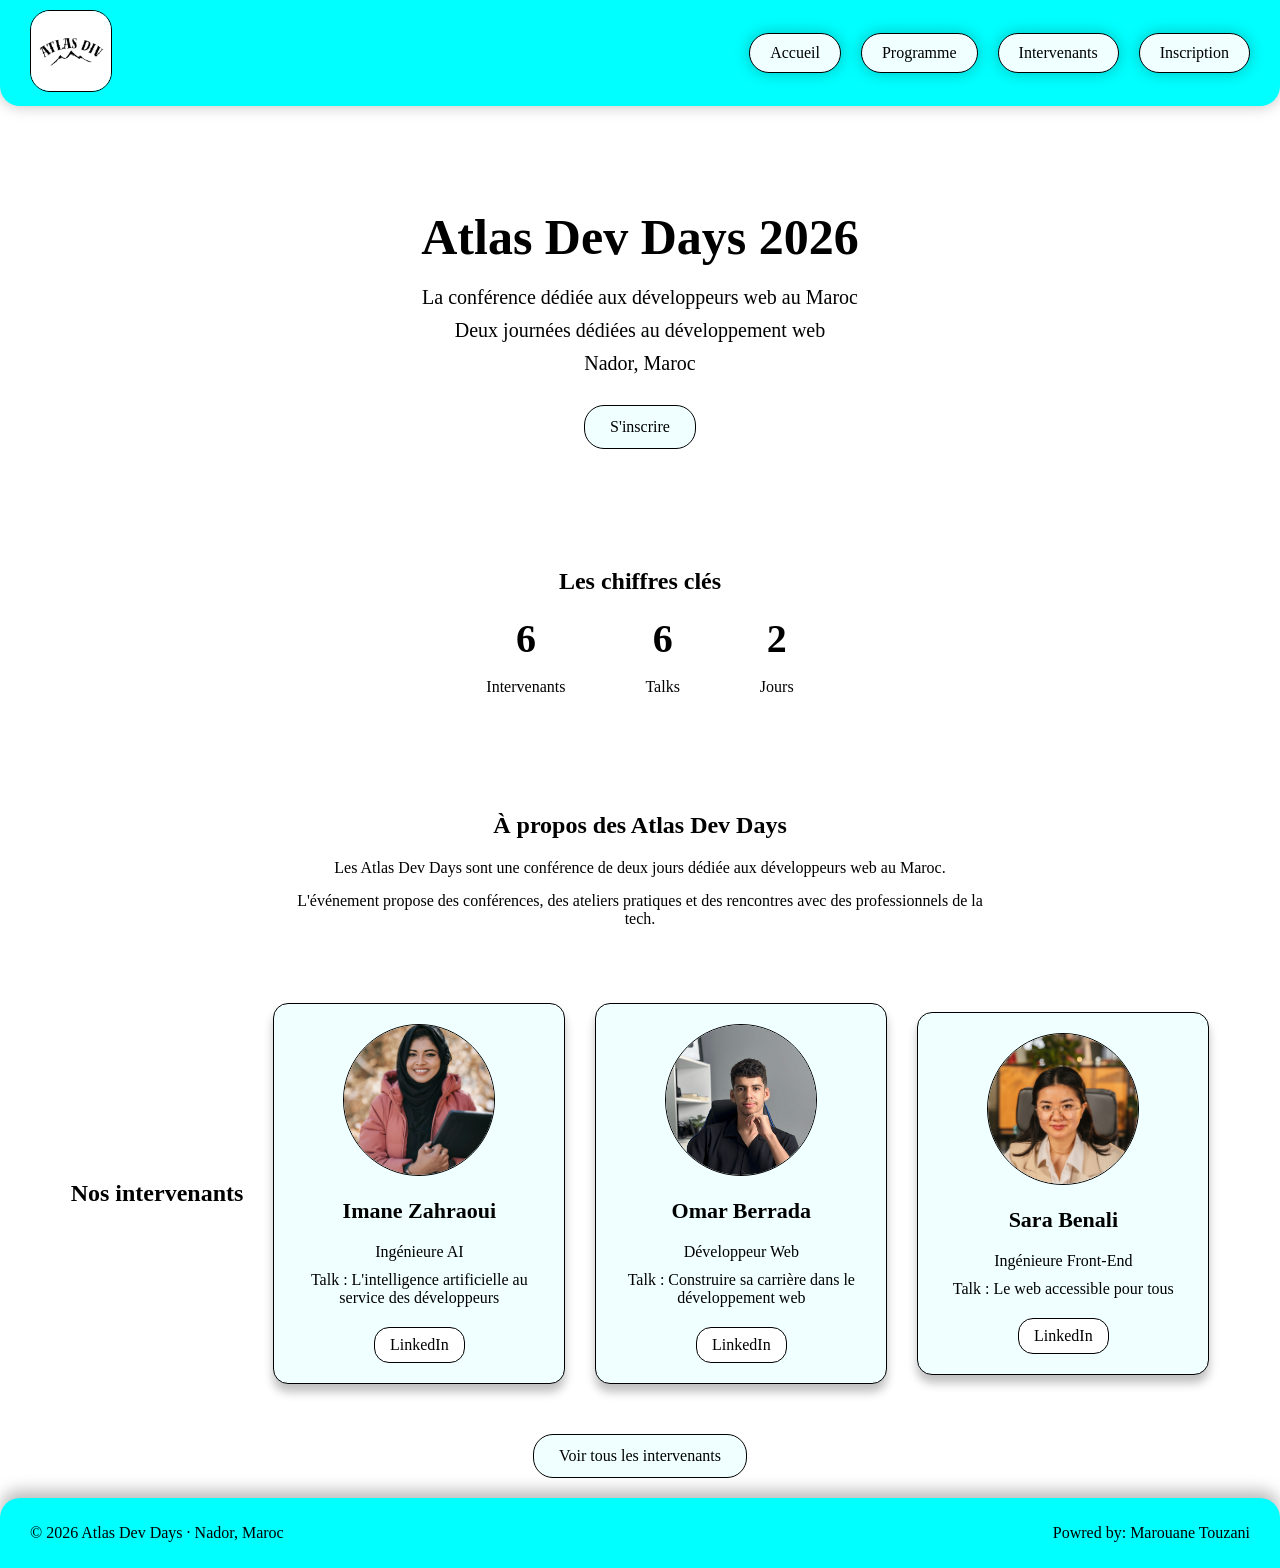
<file: index.html>
<!doctype html>
<html lang="fr">
  <head>
    <meta charset="UTF-8">
    <meta name="viewport" content="width=device-width, initial-scale=1.0">

    <meta
      name="description"
      content="Inscrivez-vous aux Atlas Dev Days 2026."
    >

    <link rel="icon" type="image/png" href="assets/icons/Atlas.png">

    <title>Atlas Dev Days 2026 | Inscription</title>

    <link rel="stylesheet" href="css/style.css">
  </head>

  <body>
    <header>
      <nav class="navbar">
        <a href="index.html">
          <img
            src="assets/icons/Atlas.png"
            alt="Logo Atlas Dev"
            class="logo"
          />
        </a>

        <ul class="nav-links">
          <li><a href="index.html">Accueil</a></li>
          <li><a href="programme.html">Programme</a></li>
          <li><a href="intervenants.html">Intervenants</a></li>
          <li><a href="inscription.html">Inscription</a></li>
        </ul>
      </nav>
    </header>

    <main>
      <section class="hero">
        <h1>Atlas Dev Days 2026</h1>

        <p>La conférence dédiée aux développeurs web au Maroc</p>

        <p>Deux journées dédiées au développement web</p>

        <p>Nador, Maroc</p>

        <a href="inscription.html" class="button"> S'inscrire </a>
      </section>

      <section class="numbers">
        <h2>Les chiffres clés</h2>

        <div class="number-list">
          <div>
            <strong>6</strong>
            <p>Intervenants</p>
          </div>

          <div>
            <strong>6</strong>
            <p>Talks</p>
          </div>

          <div>
            <strong>2</strong>
            <p>Jours</p>
          </div>
        </div>
      </section>

      <section class="presentation">
        <h2>À propos des Atlas Dev Days</h2>

        <p>
          Les Atlas Dev Days sont une conférence de deux jours dédiée aux
          développeurs web au Maroc.
        </p>

        <p>
          L'événement propose des conférences, des ateliers pratiques et des
          rencontres avec des professionnels de la tech.
        </p>
      </section>

      <section class="speakers">
        <h2>Nos intervenants</h2>

        <article class="speaker-card">
          <img src="assets/images/Imane.jpg" alt="Photo de Imane Zahraoui">

          <h2>Imane Zahraoui</h2>

          <p>Ingénieure AI</p>

          <p>Talk : L'intelligence artificielle au service des développeurs</p>

          <a
            href="https://www.linkedin.com/company/linkedin/"
            class="social-link"
            >LinkedIn</a
          >
        </article>

          <article class="speaker-card">
          <img src="assets/images/Omar.jpg" alt="Photo de Omar Berrada" >

          <h2>Omar Berrada</h2>

          <p>Développeur Web</p>

          <p>Talk : Construire sa carrière dans le développement web</p>

          <a
            href="https://www.linkedin.com/company/linkedin/"
            class="social-link"
            >LinkedIn</a
          >
        </article>

          <article class="speaker-card">
          <img src="assets/images/Sara.jpg" alt="Photo de Sara Benali">

          <h2>Sara Benali</h2>

          <p>Ingénieure Front-End</p>

          <p>Talk : Le web accessible pour tous</p>

          <a
            href="https://www.linkedin.com/company/linkedin/"
            class="social-link"
            >LinkedIn</a
          >
        </article>
        </div>

        <a href="intervenants.html" class="button">
          Voir tous les intervenants
        </a>
      </section>
    </main>

    <footer>
      <p>© 2026 Atlas Dev Days · Nador, Maroc</p>
      <p>Powred by: Marouane Touzani</p>
    </footer>
  </body>
  </html>
</file>
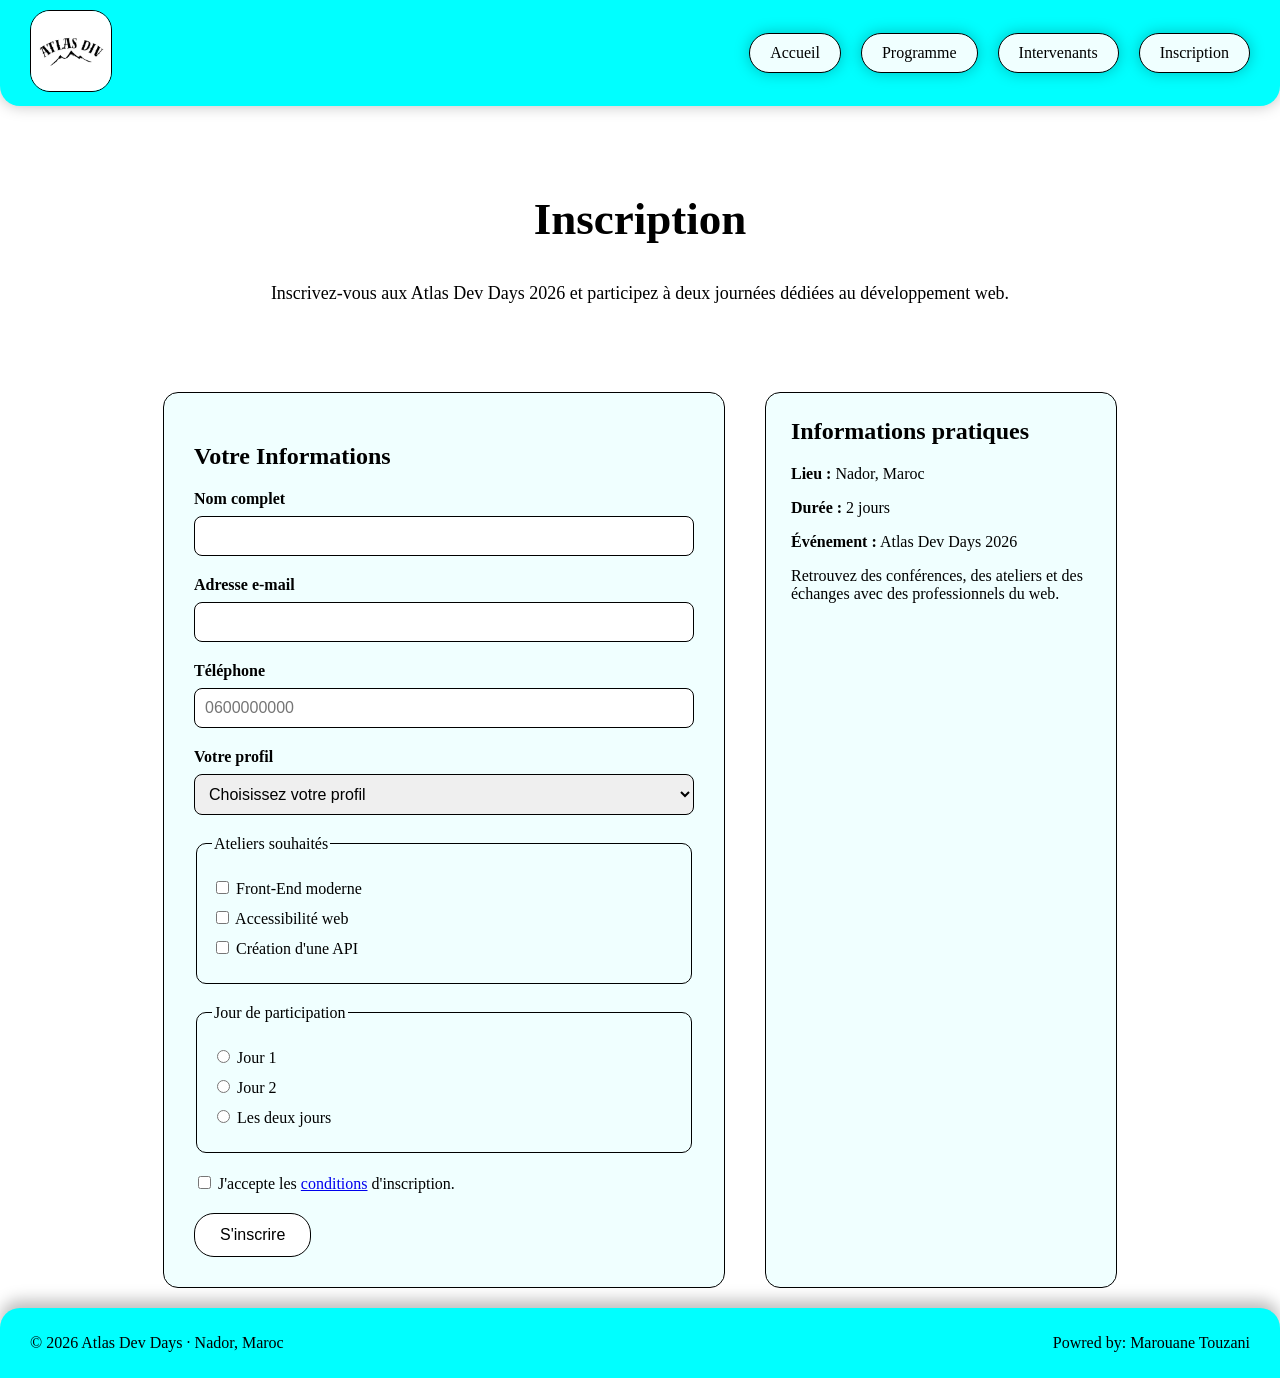
<file: inscription.html>
<!doctype html>
<html lang="fr">
  <head>
    <meta charset="UTF-8">
    <meta name="viewport" content="width=device-width, initial-scale=1.0">

    <meta
      name="description"
      content="Inscrivez-vous aux Atlas Dev Days 2026."
    >
    <link rel="icon" type="image/png" href="assets/icons/Atlas.png">
    <title>Atlas Dev Days 2026 | Inscription</title>

    <link rel="stylesheet" href="css/style.css">
  </head>

  <body>

    <header>
      <nav class="navbar">
        <a href="index.html">
          <img
            src="assets/icons/Atlas.png"
            alt="Logo Atlas Dev"
            class="logo"
          />
        </a>

        <ul class="nav-links">
          <li><a href="index.html">Accueil</a></li>
          <li><a href="programme.html">Programme</a></li>
          <li><a href="intervenants.html">Intervenants</a></li>
          <li><a href="inscription.html">Inscription</a></li>
        </ul>
      </nav>
    </header>

    <main>
      <section class="inscription-intro">
        <h1>Inscription</h1>

        <p>
          Inscrivez-vous aux Atlas Dev Days 2026 et participez à deux journées
          dédiées au développement web.
        </p>
      </section>

      <section class="inscription-content">
        
        <form>
          <h2>Votre Informations</h2>
          
          <div class="form-group">
            <label for="nom">Nom complet</label>
            <input type="text" id="nom" name="nom" minlength="3" required>
          </div>

          <div class="form-group">
            <label for="email">Adresse e-mail</label>

            <input type="email" id="email" name="email" required>
          </div>

          <div class="form-group">
            <label for="telephone">Téléphone</label>

            <input
              type="tel"
              id="telephone"
              name="telephone"
              pattern="^(\+212|0)[5-7][0-9]{8}$"
              placeholder="0600000000"
              required
            >
          </div>

          <div class="form-group">
            <label for="profil">Votre profil</label>

            <select id="profil" name="profil" required>
              <option value="">Choisissez votre profil</option>

              <option value="etudiant">Étudiant</option>

              <option value="developpeur">Développeur</option>

              <option value="designer">Designer</option>

              <option value="entrepreneur">Entrepreneur</option>

              <option value="autre">Autre</option>
            </select>
          </div>

          <fieldset>
            <legend>Ateliers souhaités</legend>

            <label>
              <input type="checkbox" name="atelier" value="frontend">

              Front-End moderne
            </label>

            <label>
              <input type="checkbox" name="atelier" value="accessibilite">

              Accessibilité web
            </label>

            <label>
              <input type="checkbox" name="atelier" value="api">

              Création d'une API
            </label>
          </fieldset>

          <fieldset>
            <legend>Jour de participation</legend>

            <label>
              <input type="radio" name="jour" value="jour1" required>

              Jour 1
            </label>

            <label>
              <input type="radio" name="jour" value="jour2">

              Jour 2
            </label>

            <label>
              <input type="radio" name="jour" value="les-deux">

              Les deux jours
            </label>
          </fieldset>

          <div class="consent">
            <label>
              <input type="checkbox" name="consentement" required>

              J'accepte les <a href="index.html">conditions</a> d'inscription.
            </label>
          </div>

          <button type="submit">S'inscrire</button>
        </form>

        <aside class="practical-info">
          <h2>Informations pratiques</h2>

          <p><strong>Lieu :</strong> Nador, Maroc</p>

          <p><strong>Durée :</strong> 2 jours</p>

          <p><strong>Événement :</strong> Atlas Dev Days 2026</p>

          <p>
            Retrouvez des conférences, des ateliers et des échanges avec des
            professionnels du web.
          </p>
        </aside>
      </section>
    </main>

    <footer>
      <p>© 2026 Atlas Dev Days · Nador, Maroc</p>
      <p>Powred by: Marouane Touzani</p>
    </footer>

  </body>
</html>
</file>
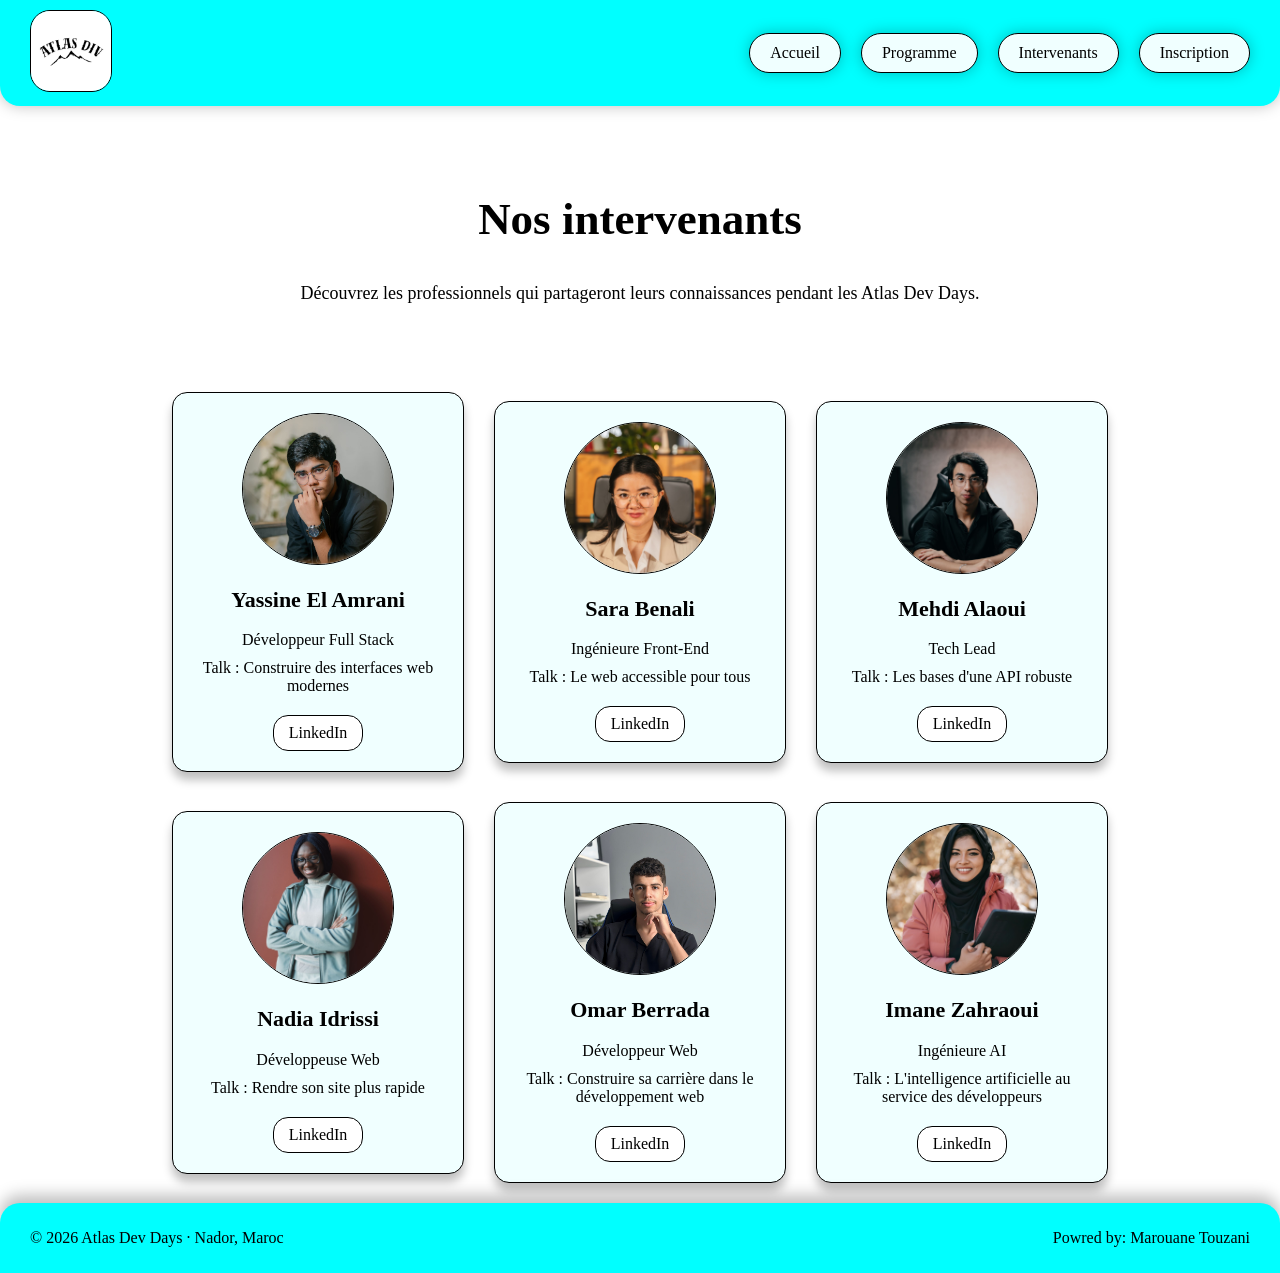
<file: intervenants.html>
<!doctype html>
<html lang="fr">
  <head>
    <meta charset="UTF-8">
    <meta name="viewport" content="width=device-width, initial-scale=1.0">

    <meta
      name="description"
      content="Découvrez les intervenants des Atlas Dev Days 2026."
    >
    <link rel="icon" type="image/png" href="assets/icons/Atlas.png">
    <title>Atlas Dev Days 2026 | Intervenants</title>

    <link rel="stylesheet" href="css/style.css">
  </head>

  <body>
    
    <header>
      <nav class="navbar">
        <a href="index.html">
          <img
            src="assets/icons/Atlas.png"
            alt="Logo Atlas Dev"
            class="logo"
          >
        </a>

        <ul class="nav-links">
          <li><a href="index.html">Accueil</a></li>
          <li><a href="programme.html">Programme</a></li>
          <li><a href="intervenants.html">Intervenants</a></li>
          <li><a href="inscription.html">Inscription</a></li>
        </ul>
      </nav>
    </header>

    <main>
      <section class="speakers-intro">
        <h1>Nos intervenants</h1>

        <p>
          Découvrez les professionnels qui partageront leurs connaissances
          pendant les Atlas Dev Days.
        </p>
      </section>

      <div class="speakers">
        <article class="speaker-card">
          <img
            src="assets/images/Yassine.jpg"
            alt="Photo de Yassine El Amrani"
          >

          <h2>Yassine El Amrani</h2>

          <p>Développeur Full Stack</p>

          <p>Talk : Construire des interfaces web modernes</p>

          <a
            href="https://www.linkedin.com/company/linkedin/"
            class="social-link"
            >LinkedIn</a
          >
        </article>

        <article class="speaker-card">
          <img src="assets/images/Sara.jpg" alt="Photo de Sara Benali">

          <h2>Sara Benali</h2>

          <p>Ingénieure Front-End</p>

          <p>Talk : Le web accessible pour tous</p>

          <a
            href="https://www.linkedin.com/company/linkedin/"
            class="social-link"
            >LinkedIn</a
          >
        </article>

        <article class="speaker-card">
          <img src="assets/images/Mehdi.jpg" alt="Photo de Mehdi Alaoui" >

          <h2>Mehdi Alaoui</h2>

          <p>Tech Lead</p>

          <p>Talk : Les bases d'une API robuste</p>

          <a
            href="https://www.linkedin.com/company/linkedin/"
            class="social-link"
            >LinkedIn</a
          >
        </article>

        <article class="speaker-card">
          <img src="assets/images/Nadia.jpg" alt="Photo de Nadia Idrissi" >

          <h2>Nadia Idrissi</h2>

          <p>Développeuse Web</p>

          <p>Talk : Rendre son site plus rapide</p>

          <a
            href="https://www.linkedin.com/company/linkedin/"
            class="social-link"
            >LinkedIn</a
          >
        </article>

        <article class="speaker-card">
          <img src="assets/images/Omar.jpg" alt="Photo de Omar Berrada" >

          <h2>Omar Berrada</h2>

          <p>Développeur Web</p>

          <p>Talk : Construire sa carrière dans le développement web</p>

          <a
            href="https://www.linkedin.com/company/linkedin/"
            class="social-link"
            >LinkedIn</a
          >
        </article>

        <article class="speaker-card">
          <img src="assets/images/Imane.jpg" alt="Photo de Imane Zahraoui">

          <h2>Imane Zahraoui</h2>

          <p>Ingénieure AI</p>

          <p>Talk : L'intelligence artificielle au service des développeurs</p>

          <a
            href="https://www.linkedin.com/company/linkedin/"
            class="social-link"
            >LinkedIn</a
          >
        </article>
      </div>
    </main>

    <footer>
      <p>© 2026 Atlas Dev Days · Nador, Maroc</p>
      <p>Powred by: Marouane Touzani</p>
    </footer>
  </body>
</html>
</file>
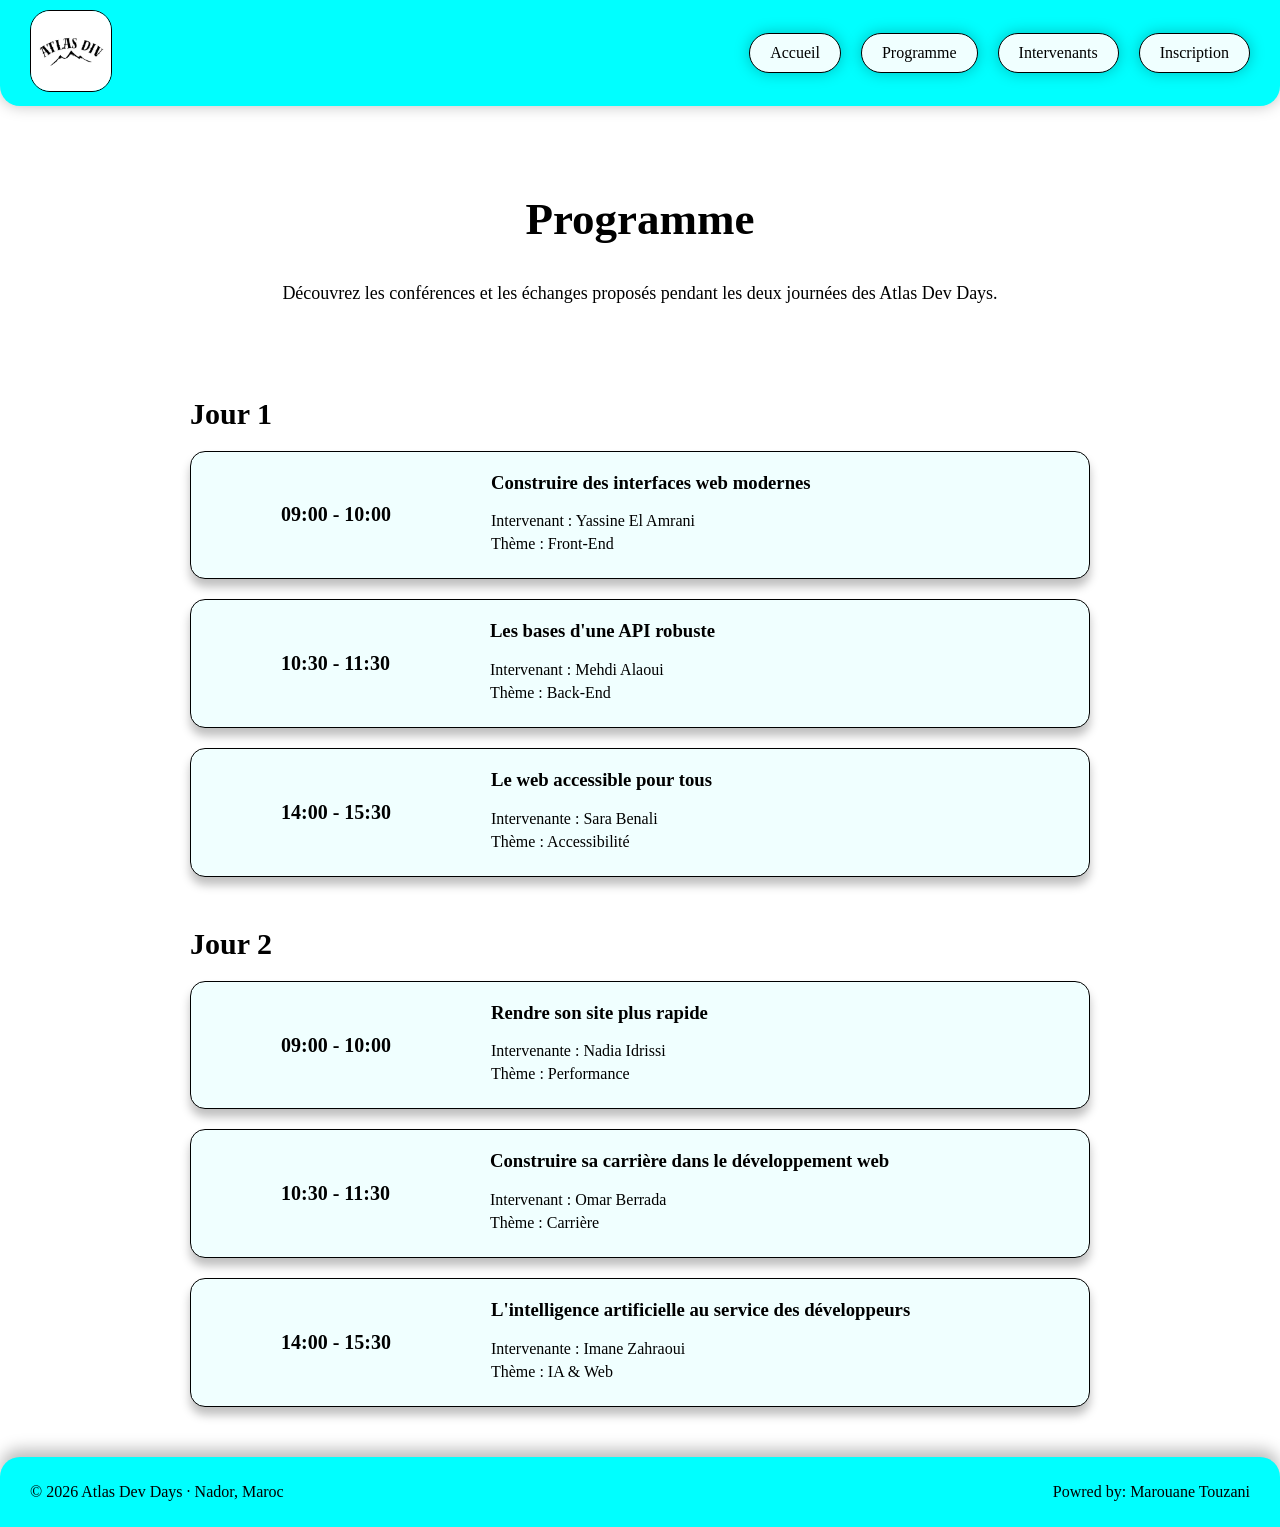
<file: programme.html>
<!doctype html>
<html lang="fr">
  <head>
    <meta charset="UTF-8">
    <meta name="viewport" content="width=device-width, initial-scale=1.0">

    <meta
      name="description"
      content="Découvrez le programme des Atlas Dev Days 2026."
    >
    <link rel="icon" type="image/png" href="assets/icons/Atlas.png">
    <title>Atlas Dev Days 2026 | Programme</title>

    <link rel="stylesheet" href="css/style.css">
  </head>

  <body>
    <header>
      <nav class="navbar">
        <a href="index.html">
          <img
            src="assets/icons/Atlas.png"
            alt="Logo Atlas Dev"
            class="logo"
          >
        </a>

        <ul class="nav-links">
          <li><a href="index.html">Accueil</a></li>
          <li><a href="programme.html">Programme</a></li>
          <li><a href="intervenants.html">Intervenants</a></li>
          <li><a href="inscription.html">Inscription</a></li>
        </ul>
      </nav>
    </header>

    <main>
      <section class="programme-intro">
        <h1>Programme</h1>

        <p>
          Découvrez les conférences et les échanges proposés pendant les deux
          journées des Atlas Dev Days.
        </p>
      </section>

            <section class="day">
        <h2>Jour 1</h2>

        <article class="talk">
          <p class="time">09:00 - 10:00</p>

          <div>
            <h3>Construire des interfaces web modernes</h3>
            <p>Intervenant : Yassine El Amrani</p>
            <p>Thème : Front-End</p>
          </div>
        </article>

        <article class="talk">
          <p class="time">10:30 - 11:30</p>

          <div>
            <h3>Les bases d'une API robuste</h3>
            <p>Intervenant : Mehdi Alaoui</p>
            <p>Thème : Back-End</p>
          </div>
        </article>

        <article class="talk">
          <p class="time">14:00 - 15:30</p>

          <div>
            <h3>Le web accessible pour tous</h3>
            <p>Intervenante : Sara Benali</p>
            <p>Thème : Accessibilité</p>
          </div>
        </article>
      </section>

      <section class="day">
        <h2>Jour 2</h2>

        <article class="talk">
          <p class="time">09:00 - 10:00</p>

          <div>
            <h3>Rendre son site plus rapide</h3>
            <p>Intervenante : Nadia Idrissi</p>
            <p>Thème : Performance</p>
          </div>
        </article>

        <article class="talk">
          <p class="time">10:30 - 11:30</p>

          <div>
            <h3>Construire sa carrière dans le développement web</h3>
            <p>Intervenant : Omar Berrada</p>
            <p>Thème : Carrière</p>
          </div>
        </article>

        <article class="talk">
          <p class="time">14:00 - 15:30</p>

          <div>
            <h3>L'intelligence artificielle au service des développeurs</h3>
            <p>Intervenante : Imane Zahraoui</p>
            <p>Thème : IA & Web</p>
          </div>
        </article>
      </section>
    </main>

    <footer>
      <p>© 2026 Atlas Dev Days · Nador, Maroc</p>
      <p>Powred by: Marouane Touzani</p>
    </footer>
  </body>
</html>
</file>
<file: css/style.css>
:root {
  --primary-color: #00FFFF;
  --secondary-color: #000000;
  --tertiary-color: #F0FFFF;
  --forth-color: #F2F2F2;
}

body {
  margin: 0%;
  font-family: 'JetBrains Mono';
  min-height: 100vh;
  display: flex;
  flex-direction: column;
}

header {
  position: sticky;
  top: 0;
  background-color: var(--primary-color);
  padding: 10px 30px;
  box-shadow: 0 0px 15px rgba(0, 0, 0, 0.25);
  border-radius: 0 0 20px 20px;
  
}

footer {
  background-color: var(--primary-color);
  padding: 10px 30px;
  border-radius: 20px 20px 0 0;
  box-shadow: 0 -8px 15px rgba(0, 0, 0, 0.25);
  text-align: center;
  display: flex;
  justify-content: space-between;
  flex-wrap: wrap;
}

.navbar {
  display: flex;
  align-items: center;
  justify-content: space-between;
  flex-wrap: wrap;
}

.logo {
  width: 80px;
  height: 80px;
  object-fit: contain;
  border: 1px solid var(--secondary-color);
  border-radius: 20px;
}

.nav-links {
  display: flex;
  gap: 20px;
  list-style: none;
  margin: 0;
  padding: 0;
  flex-wrap: wrap;
}

.nav-links a {
  display: block;
  padding: 10px 20px;

  background-color: azure;
  color: var(--secondary-color);

  text-decoration: none;
  border: 1px solid var(--secondary-color);
  border-radius: 20px;
  box-shadow: 0 0px 15px rgba(0, 0, 0, 0.25);
}

.nav-links a:hover {
  background-color: white;
}

/*Heroooooo*/

.hero {
  text-align: center;
  padding: 60px 20px;
}

.hero h1 {
  font-size: 50px;
  margin-bottom: 20px;
}

.hero p {
  font-size: 20px;
  margin: 10px;
}

.button {
  display: inline-block;
  margin-top: 20px;
  padding: 12px 25px;

  background-color: azure;
  color: var(--secondary-color);

  text-decoration: none;
  border-radius: 20px;
  border: 1px solid var(--secondary-color);
}

/*Numbersss-------------*/

.numbers {
  text-align: center;
  padding: 40px 20px;
}

.number-list {
  display: flex;
  justify-content: center;
  gap: 80px;
}

.number-list strong {
  font-size: 40px;
}

/*presontation---------*/

.presentation {
  text-align: center;
  padding: 40px 20px;
}

.presentation p {
  max-width: 700px;
  margin: 15px auto;
}

/*intervenants*/

.speakers {
  display: flex;
  text-align: center;
  padding: 40px 20px;
  flex-wrap: wrap;
}

.speaker-list {
  display: flex;
  justify-content: center;
  gap: 30px;
  margin: 30px 0;
}

.speaker-card {
  width: 250px;
  padding: 20px;

  background-color: azure;
  border: 1px solid var(--secondary-color);
  border-radius: 15px;
  box-shadow: 0 8px 10px rgba(0, 0, 0, 0.25);
}

/*--------programme-----------*/

.programme-intro {
  text-align: center;
  padding: 50px 20px;
}

.programme-intro h1 {
  font-size: 45px;
}

.programme-intro p {
  font-size: 18px;
}

.day {
  max-width: 900px;
  margin: 0 auto 50px;
  padding: 0 20px;
}

.day h2 {
  font-size: 30px;
  margin-bottom: 20px;
}

.talk {
  display: flex;
  gap: 30px;

  margin-bottom: 20px;
  padding: 20px;

  background-color: azure;

  border: 1px solid var(--secondary-color);
  border-radius: 15px;

  align-items: center;

  box-shadow: 0 8px 10px rgba(0, 0, 0, 0.25);
}

.time {
  font-size: 20px;
  font-weight: bold;
  min-width: 70px;
  
}

.talk h3 {
  margin-top: 0;
  margin-left: 70px;
}

.talk p {
  margin: 5px 0;
  margin-left: 70px;
}

/*------------spearkers---------*/

.speakers-intro {
  text-align: center;
  padding: 50px 20px;
}

.speakers-intro h1 {
  font-size: 45px;
}

.speakers-intro p {
  font-size: 18px;
}

.speakers {
  display: flex;
  flex-wrap: wrap;
  justify-content: center;
  gap: 30px;
  padding: 20px;
  align-items: center;
}

.speaker-card {
  width: 250px;
  padding: 20px;
  text-align: center;
  background-color: azure;
  border: 1px solid var(--secondary-color);
  border-radius: 15px;
  box-shadow: 0 8px 10px rgba(0, 0, 0, 0.25);
}

.speaker-card img {
  width: 150px;
  height: 150px;
  object-fit: cover;
  border-radius: 50%;
  border: 1px solid var(--secondary-color);
}

.speaker-card h2 {
  font-size: 22px;
}

.speaker-card p {
  margin: 10px 0;
}

.social-link {
  display: inline-block;
  margin-top: 10px;
  padding: 8px 15px;
  background-color: white;
  color: var(--secondary-color);
  text-decoration: none;
  border: 1px solid var(--secondary-color);
  border-radius: 15px;
}

.social-link:hover {
  background-color: lightgray;
}

/*------------inscreption-----------*/

.inscription-intro {
  text-align: center;
  padding: 50px 20px;
}

.inscription-intro h1 {
  font-size: 45px;
}

.inscription-intro p {
  font-size: 18px;
}

.inscription-content {
  display: flex;
  justify-content: center;
  gap: 40px;
  padding: 20px;
}

form {
  width: 500px;
  padding: 30px;
  background-color: azure;
  border: 1px solid var(--secondary-color);
  border-radius: 15px;
}

.form-group {
  display: flex;
  flex-direction: column;
  margin-bottom: 20px;
}

.form-group label {
  margin-bottom: 8px;
  font-weight: bold;
}

input,
select,
textarea {
  padding: 10px;
  border: 1px solid var(--secondary-color);
  border-radius: 8px;
  font-size: 16px;
}

fieldset {
  margin-bottom: 20px;
  padding: 15px;
  border: 1px solid var(--secondary-color);
  border-radius: 10px;
}

fieldset label {
  display: block;
  margin: 10px 0;
}

.consent {
  margin-bottom: 20px;
}

button {
  padding: 12px 25px;
  background-color: white;
  color: black;
  border: 1px solid var(--secondary-color);
  border-radius: 20px;
  font-size: 16px;
  cursor: pointer;
}

button:hover {
  background-color: lightgray;
}

.practical-info {
  width: 300px;
  padding: 25px;
  background-color: azure;
  border: 1px solid var(--secondary-color);
  border-radius: 15px;
}

.practical-info h2 {
  margin-top: 0;
}
</file>
